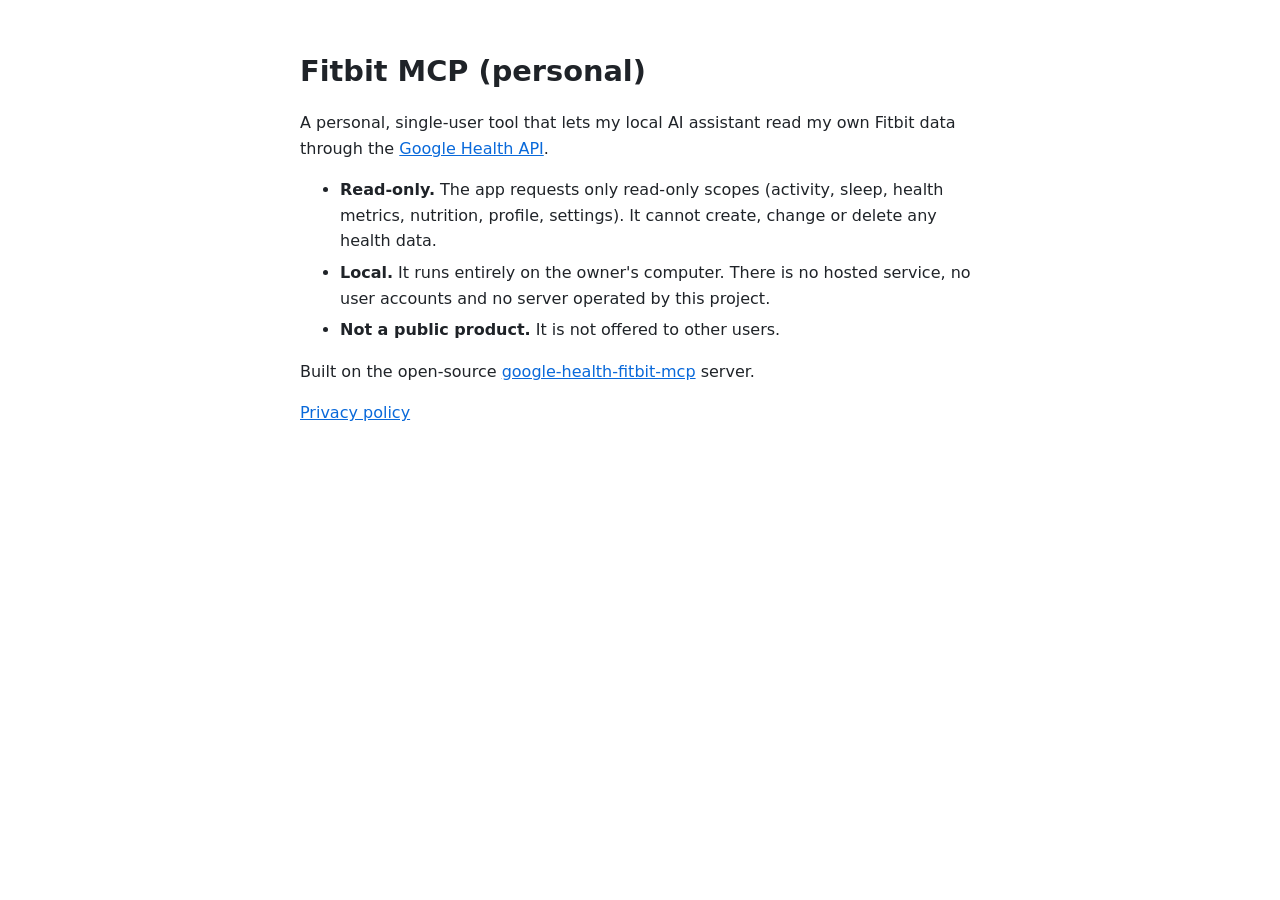
<file: index.html>
<!doctype html>
<html lang="en">
<head>
  <meta charset="utf-8">
  <meta name="viewport" content="width=device-width, initial-scale=1">
  <title>Fitbit MCP (personal)</title>
  <link rel="stylesheet" href="style.css">
</head>
<body>
  <main>
    <h1>Fitbit MCP (personal)</h1>
    <p>
      A personal, single-user tool that lets my local AI assistant read my own Fitbit data
      through the <a href="https://developers.google.com/health">Google Health API</a>.
    </p>
    <ul>
      <li><strong>Read-only.</strong> The app requests only read-only scopes (activity, sleep, health metrics, nutrition, profile, settings). It cannot create, change or delete any health data.</li>
      <li><strong>Local.</strong> It runs entirely on the owner's computer. There is no hosted service, no user accounts and no server operated by this project.</li>
      <li><strong>Not a public product.</strong> It is not offered to other users.</li>
    </ul>
    <p>Built on the open-source <a href="https://github.com/BerkKilicoglu/google-health-fitbit-mcp">google-health-fitbit-mcp</a> server.</p>
    <p><a href="privacy.html">Privacy policy</a></p>
  </main>
</body>
</html>
</file>
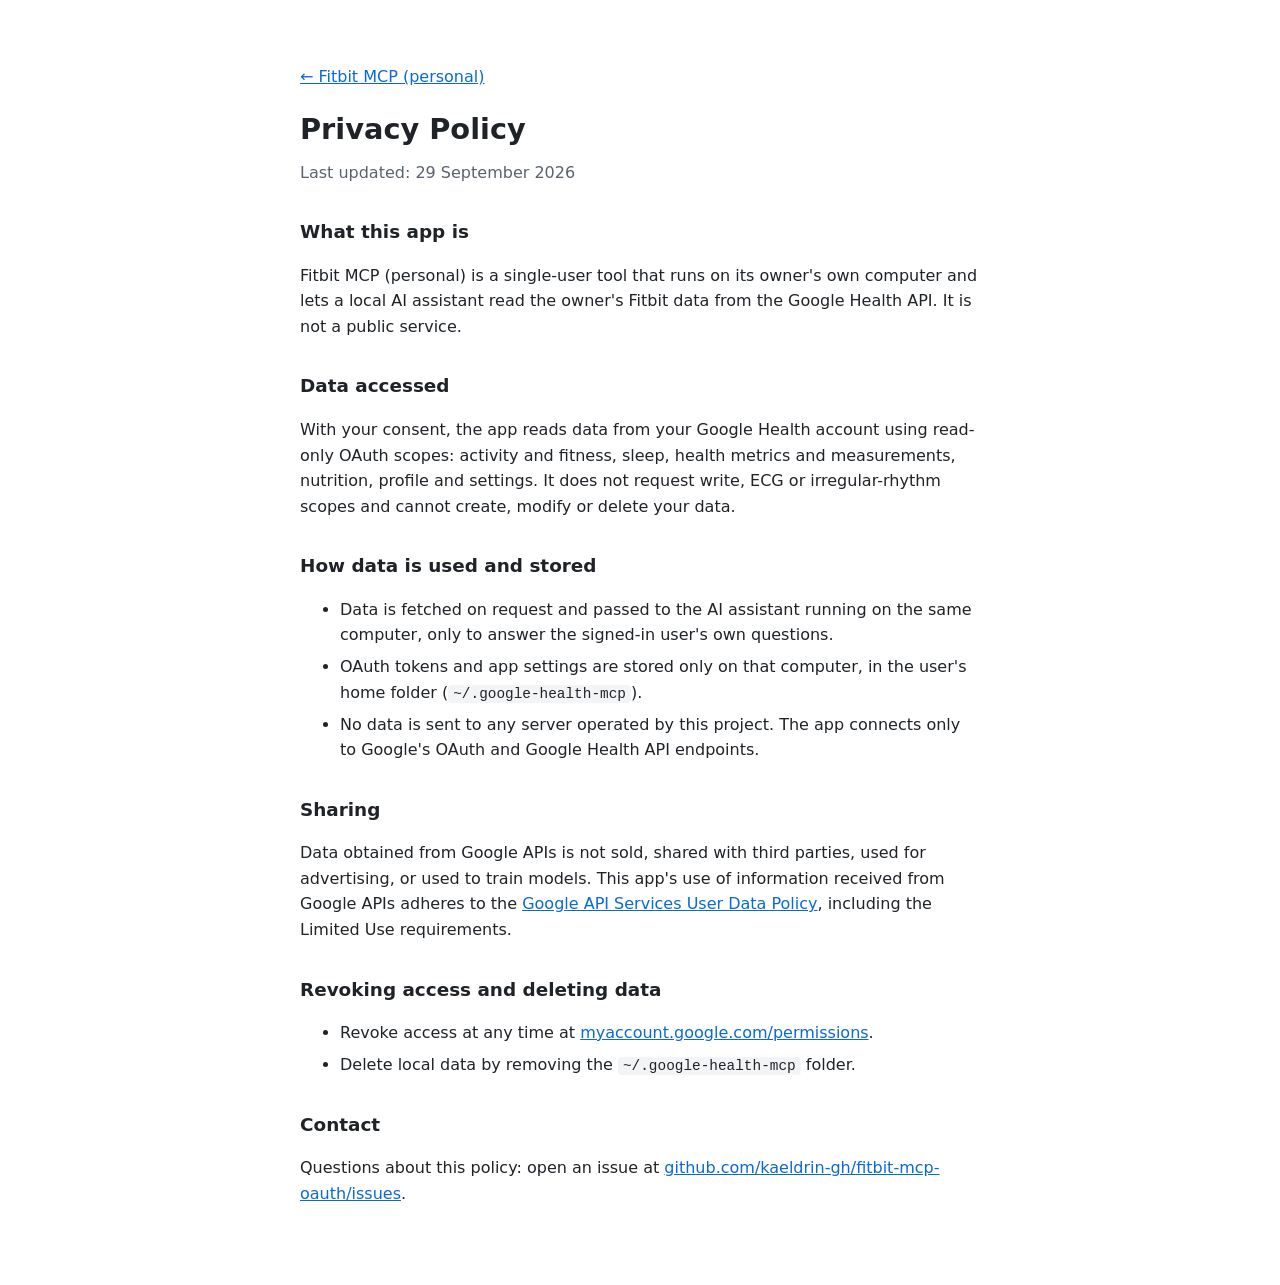
<file: privacy.html>
<!doctype html>
<html lang="en">
<head>
  <meta charset="utf-8">
  <meta name="viewport" content="width=device-width, initial-scale=1">
  <title>Privacy Policy – Fitbit MCP (personal)</title>
  <link rel="stylesheet" href="style.css">
</head>
<body>
  <main>
    <p><a href="./">← Fitbit MCP (personal)</a></p>
    <h1>Privacy Policy</h1>
    <p class="muted">Last updated: 29 September 2026</p>

    <h2>What this app is</h2>
    <p>
      Fitbit MCP (personal) is a single-user tool that runs on its owner's own computer and lets a local
      AI assistant read the owner's Fitbit data from the Google Health API. It is not a public service.
    </p>

    <h2>Data accessed</h2>
    <p>
      With your consent, the app reads data from your Google Health account using read-only OAuth scopes:
      activity and fitness, sleep, health metrics and measurements, nutrition, profile and settings.
      It does not request write, ECG or irregular-rhythm scopes and cannot create, modify or delete your data.
    </p>

    <h2>How data is used and stored</h2>
    <ul>
      <li>Data is fetched on request and passed to the AI assistant running on the same computer, only to answer the signed-in user's own questions.</li>
      <li>OAuth tokens and app settings are stored only on that computer, in the user's home folder (<code>~/.google-health-mcp</code>).</li>
      <li>No data is sent to any server operated by this project. The app connects only to Google's OAuth and Google Health API endpoints.</li>
    </ul>

    <h2>Sharing</h2>
    <p>
      Data obtained from Google APIs is not sold, shared with third parties, used for advertising, or used
      to train models. This app's use of information received from Google APIs adheres to the
      <a href="https://developers.google.com/terms/api-services-user-data-policy">Google API Services User Data Policy</a>,
      including the Limited Use requirements.
    </p>

    <h2>Revoking access and deleting data</h2>
    <ul>
      <li>Revoke access at any time at <a href="https://myaccount.google.com/permissions">myaccount.google.com/permissions</a>.</li>
      <li>Delete local data by removing the <code>~/.google-health-mcp</code> folder.</li>
    </ul>

    <h2>Contact</h2>
    <p>Questions about this policy: open an issue at <a href="https://github.com/kaeldrin-gh/fitbit-mcp-oauth/issues">github.com/kaeldrin-gh/fitbit-mcp-oauth/issues</a>.</p>
  </main>
</body>
</html>
</file>
<file: style.css>
:root {
  --bg: #ffffff;
  --fg: #1f2328;
  --muted: #59636e;
  --link: #0969da;
  --code-bg: #f3f4f6;
  color-scheme: light dark;
}

@media (prefers-color-scheme: dark) {
  :root {
    --bg: #0d1117;
    --fg: #e6edf3;
    --muted: #9198a1;
    --link: #4493f8;
    --code-bg: #1f242c;
  }
}

body {
  margin: 0;
  background: var(--bg);
  color: var(--fg);
  font: 16px/1.6 system-ui, -apple-system, "Segoe UI", Roboto, sans-serif;
}

main {
  max-width: 680px;
  margin: 0 auto;
  padding: 48px 16px 64px;
}

h1 { font-size: 1.8rem; margin: 0 0 16px; }
h2 { font-size: 1.15rem; margin: 32px 0 8px; }
a { color: var(--link); }
.muted { color: var(--muted); margin-top: -8px; }
code { background: var(--code-bg); padding: 1px 5px; border-radius: 4px; font-size: 0.9em; }
li { margin-bottom: 6px; }
</file>
